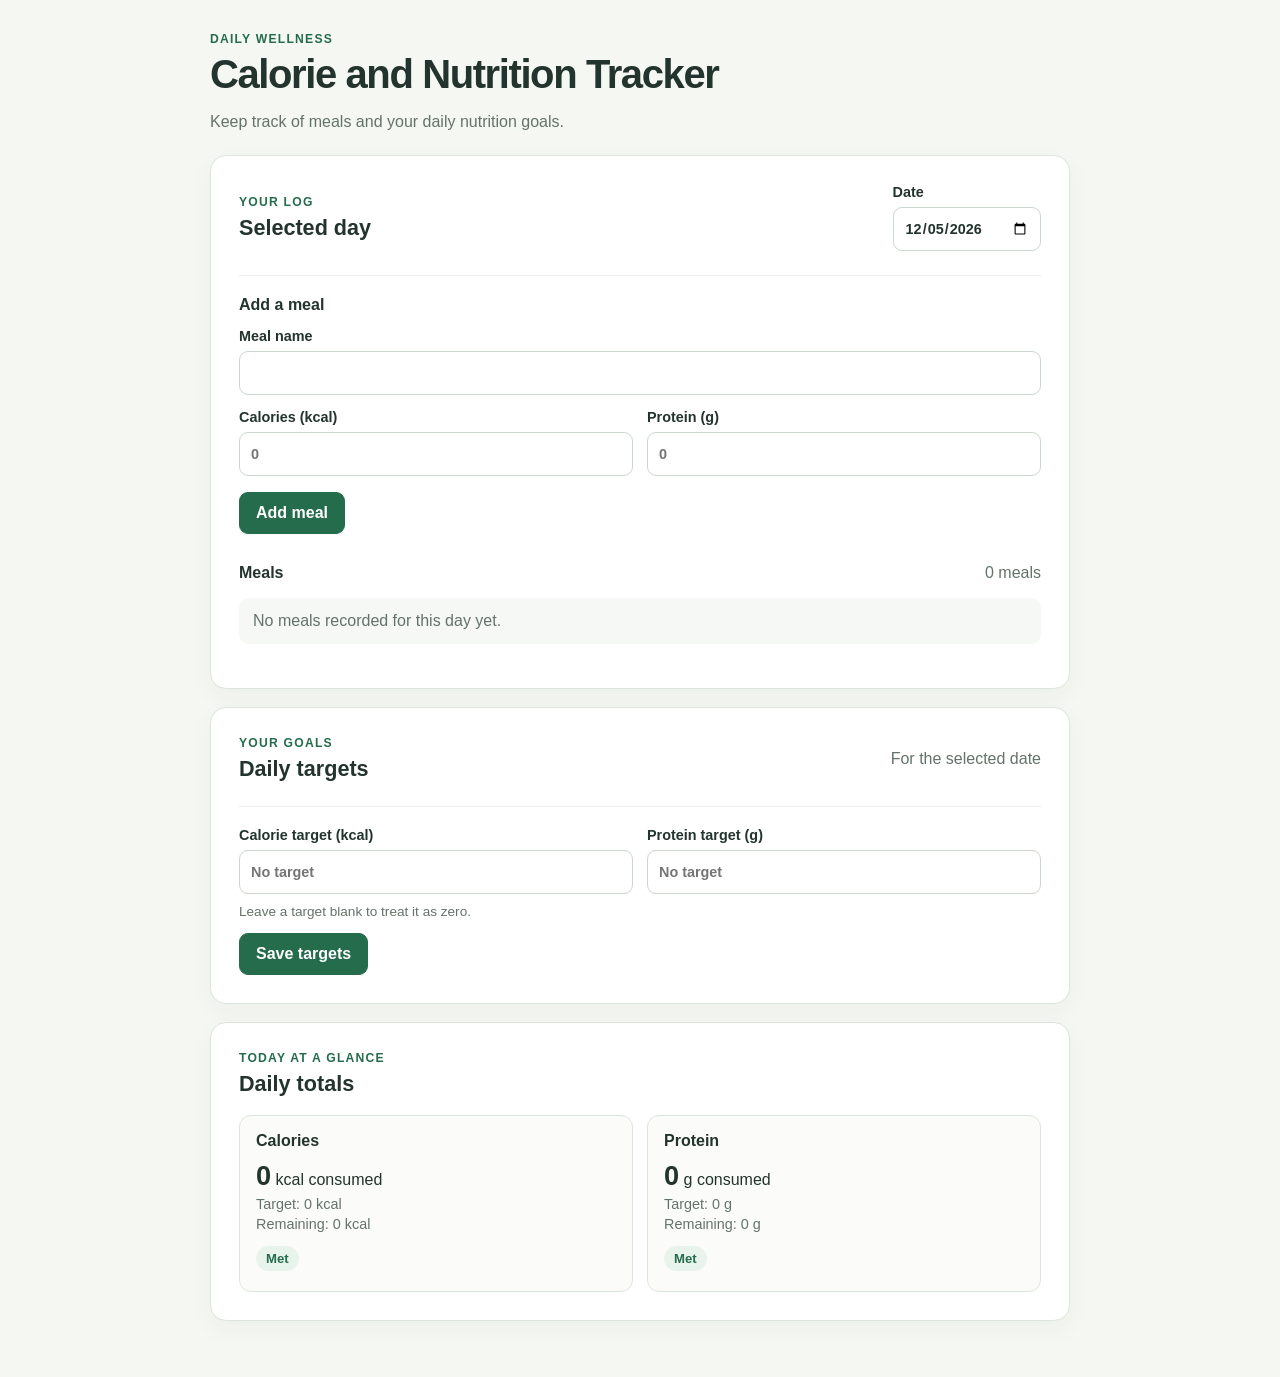
<file: index.html>
<!doctype html>
<html lang="en">
  <head>
    <meta charset="utf-8">
    <meta name="viewport" content="width=device-width, initial-scale=1">
    <meta name="theme-color" content="#f5f7f2">
    <title>Calorie and Nutrition Tracker</title>
    <link rel="stylesheet" href="./style.css">
    <script type="module" src="./app.js"></script>
  </head>
  <body>
    <main class="app-shell">
      <header class="page-header">
        <p class="eyebrow">Daily wellness</p>
        <h1>Calorie and Nutrition Tracker</h1>
        <p>Keep track of meals and your daily nutrition goals.</p>
      </header>

      <p id="app-status" class="message" role="status" aria-live="polite"></p>

      <section class="panel" aria-labelledby="day-heading">
        <div class="section-heading">
          <div>
            <p class="eyebrow">Your log</p>
            <h2 id="day-heading">Selected day</h2>
          </div>
          <label class="date-field" for="selected-date">
            Date
            <input id="selected-date" name="date" type="date" required>
          </label>
        </div>

        <form id="meal-form" class="entry-form">
          <input id="meal-id" name="mealId" type="hidden">
          <h3 id="meal-form-heading">Add a meal</h3>
          <div class="form-grid">
            <label class="field field-wide" for="meal-name">
              Meal name
              <input id="meal-name" name="name" type="text" autocomplete="off" required>
            </label>
            <label class="field" for="meal-calories">
              Calories (kcal)
              <input id="meal-calories" name="calories" type="text" inputmode="decimal" placeholder="0" required>
            </label>
            <label class="field" for="meal-protein">
              Protein (g)
              <input id="meal-protein" name="protein" type="text" inputmode="decimal" placeholder="0" required>
            </label>
          </div>
          <div class="button-row">
            <button id="meal-submit" type="submit">Add meal</button>
            <button id="cancel-edit" class="button-secondary" type="button" hidden>Cancel edit</button>
          </div>
        </form>

        <div class="meal-section">
          <div class="section-heading compact-heading">
            <h3>Meals</h3>
            <span id="meal-count" class="muted"></span>
          </div>
          <p id="empty-state" class="empty-state">No meals recorded for this day yet.</p>
          <ul id="meal-list" class="meal-list" aria-label="Meals for selected day"></ul>
        </div>
      </section>

      <section class="panel" aria-labelledby="targets-heading">
        <div class="section-heading">
          <div>
            <p class="eyebrow">Your goals</p>
            <h2 id="targets-heading">Daily targets</h2>
          </div>
          <span class="muted">For the selected date</span>
        </div>
        <form id="target-form" class="entry-form">
          <div class="form-grid">
            <label class="field" for="target-calories">
              Calorie target (kcal)
              <input id="target-calories" name="calories" type="text" inputmode="decimal" placeholder="No target">
            </label>
            <label class="field" for="target-protein">
              Protein target (g)
              <input id="target-protein" name="protein" type="text" inputmode="decimal" placeholder="No target">
            </label>
          </div>
          <p class="field-hint">Leave a target blank to treat it as zero.</p>
          <button type="submit">Save targets</button>
        </form>
      </section>

      <section class="panel" aria-labelledby="totals-heading">
        <p class="eyebrow">Today at a glance</p>
        <h2 id="totals-heading">Daily totals</h2>
        <div class="totals-grid">
          <article class="total-card">
            <h3>Calories</h3>
            <p><strong id="total-calories">0</strong><span> kcal consumed</span></p>
            <p class="progress-detail">Target: <span id="calorie-target-display">0</span> kcal</p>
            <p class="progress-detail">Remaining: <span id="calorie-remaining">0</span> kcal</p>
            <p id="calorie-status" class="status-pill">met</p>
          </article>
          <article class="total-card">
            <h3>Protein</h3>
            <p><strong id="total-protein">0</strong><span> g consumed</span></p>
            <p class="progress-detail">Target: <span id="protein-target-display">0</span> g</p>
            <p class="progress-detail">Remaining: <span id="protein-remaining">0</span> g</p>
            <p id="protein-status" class="status-pill">met</p>
          </article>
        </div>
      </section>
    </main>
  </body>
</html>
</file>
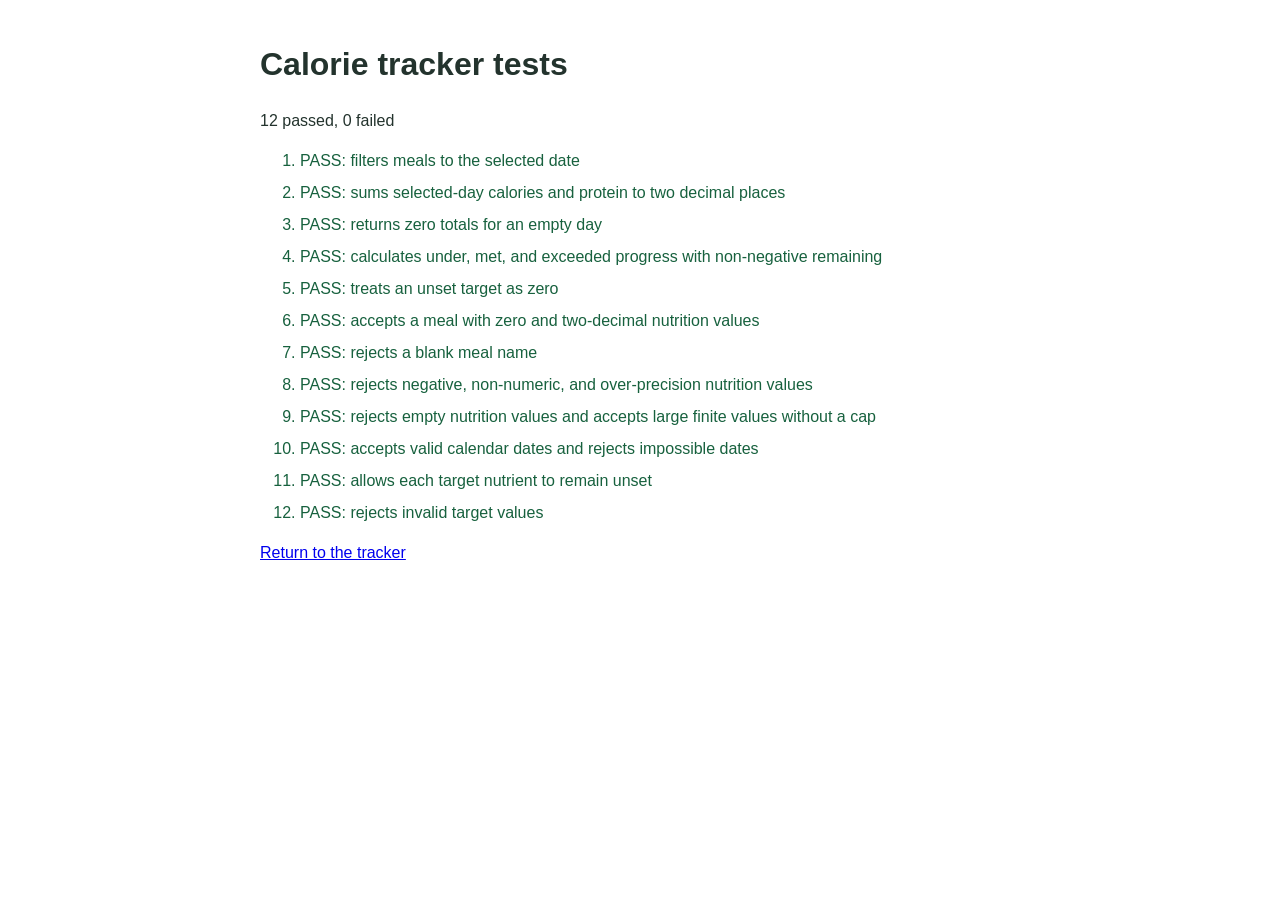
<file: tests/index.html>
<!doctype html>
<html lang="en">
  <head>
    <meta charset="utf-8">
    <meta name="viewport" content="width=device-width, initial-scale=1">
    <title>Tracker tests</title>
    <style>
      body { max-width: 760px; margin: 40px auto; padding: 0 16px; font: 16px/1.5 "Segoe UI", Arial, sans-serif; color: #23332d; }
      li { margin: 8px 0; }
      .pass { color: #17613e; }
      .fail { color: #a33a2e; }
    </style>
    <script type="module">
      import { runCalculatorTests } from "./calculator.test.js";
      import { runValidatorTests } from "./validator.test.js";

      const results = document.querySelector("#results");
      const summary = document.querySelector("#summary");
      let passed = 0;
      let failed = 0;

      async function test(name, assertion) {
        const item = document.createElement("li");
        try {
          await assertion();
          item.className = "pass";
          item.textContent = `PASS: ${name}`;
          passed += 1;
        } catch (error) {
          item.className = "fail";
          item.textContent = `FAIL: ${name} — ${error.message}`;
          failed += 1;
        }
        results.append(item);
      }

      function equal(actual, expected) {
        if (!Object.is(actual, expected)) {
          throw new Error(`expected ${JSON.stringify(expected)}, received ${JSON.stringify(actual)}`);
        }
      }

      await runCalculatorTests(test, equal);
      await runValidatorTests(test, equal);
      summary.textContent = `${passed} passed, ${failed} failed`;
      summary.setAttribute("role", failed === 0 ? "status" : "alert");
    </script>
  </head>
  <body>
    <h1>Calorie tracker tests</h1>
    <p id="summary" aria-live="polite">Running tests…</p>
    <ol id="results"></ol>
    <p><a href="../index.html">Return to the tracker</a></p>
  </body>
</html>
</file>
<file: style.css>
:root {
  color-scheme: light;
  font-family: "Segoe UI", Arial, sans-serif;
  color: #23332d;
  background: #f5f7f2;
  font-synthesis: none;
  text-rendering: optimizeLegibility;
  --green: #256c4d;
  --green-dark: #194d37;
  --border: #dce5dc;
  --muted: #64736a;
  --surface: #ffffff;
}

* {
  box-sizing: border-box;
}

body {
  min-width: 320px;
  min-height: 100vh;
  margin: 0;
  padding: 32px 16px 56px;
}

button,
input {
  font: inherit;
}

.app-shell {
  width: min(100%, 860px);
  margin: 0 auto;
}

.page-header {
  margin-bottom: 24px;
}

.page-header h1 {
  margin: 4px 0 8px;
  font-size: clamp(1.8rem, 5vw, 2.5rem);
  letter-spacing: -0.035em;
}

.page-header > p:last-child,
.muted,
.field-hint {
  color: var(--muted);
}

.eyebrow {
  margin: 0 0 6px;
  color: var(--green);
  font-size: 0.76rem;
  font-weight: 700;
  letter-spacing: 0.1em;
  text-transform: uppercase;
}

.panel {
  margin-top: 18px;
  padding: clamp(18px, 4vw, 28px);
  border: 1px solid var(--border);
  border-radius: 16px;
  background: var(--surface);
  box-shadow: 0 8px 24px rgb(35 51 45 / 4%);
}

.section-heading,
.compact-heading,
.button-row {
  display: flex;
  align-items: center;
  justify-content: space-between;
  gap: 16px;
}

h2,
h3 {
  margin-top: 0;
}

h2 {
  margin-bottom: 0;
  font-size: 1.35rem;
}

h3 {
  margin-bottom: 14px;
  font-size: 1rem;
}

.date-field,
.field {
  display: grid;
  gap: 7px;
  font-size: 0.9rem;
  font-weight: 600;
}

input {
  width: 100%;
  min-height: 44px;
  padding: 9px 11px;
  border: 1px solid #cbd7cd;
  border-radius: 9px;
  background: #fff;
  color: inherit;
}

input:focus-visible,
button:focus-visible {
  outline: 3px solid #9ed5b7;
  outline-offset: 2px;
}

.entry-form {
  margin-top: 24px;
  padding-top: 20px;
  border-top: 1px solid #edf1ed;
}

.form-grid,
.totals-grid {
  display: grid;
  grid-template-columns: repeat(2, minmax(0, 1fr));
  gap: 14px;
}

.field-wide {
  grid-column: 1 / -1;
}

.button-row {
  justify-content: flex-start;
  margin-top: 16px;
}

button {
  min-height: 42px;
  padding: 9px 16px;
  border: 1px solid var(--green);
  border-radius: 9px;
  background: var(--green);
  color: #fff;
  cursor: pointer;
  font-weight: 650;
}

button:hover {
  background: var(--green-dark);
}

button.button-secondary {
  border-color: var(--border);
  background: #fff;
  color: var(--green-dark);
}

button.button-secondary:hover {
  background: #f1f6f1;
}

.meal-section {
  margin-top: 30px;
}

.compact-heading {
  margin-bottom: 12px;
}

.compact-heading h3 {
  margin-bottom: 0;
}

.meal-list {
  display: grid;
  gap: 10px;
  margin: 0;
  padding: 0;
  list-style: none;
}

.meal-item,
.total-card {
  padding: 16px;
  border: 1px solid var(--border);
  border-radius: 12px;
  background: #fbfcfa;
}

.meal-item {
  display: flex;
  align-items: center;
  justify-content: space-between;
  gap: 16px;
}

.meal-item h4 {
  margin: 0 0 5px;
}

.meal-item p,
.total-card p {
  margin: 4px 0;
}

.meal-actions {
  display: flex;
  gap: 8px;
}

.meal-actions button {
  min-height: 36px;
  padding: 6px 10px;
  font-size: 0.86rem;
}

.empty-state {
  padding: 14px;
  border-radius: 10px;
  background: #f5f8f4;
  color: var(--muted);
}

.totals-grid {
  margin-top: 18px;
}

.total-card h3 {
  margin-bottom: 10px;
}

.total-card strong {
  font-size: 1.7rem;
}

.progress-detail {
  color: var(--muted);
  font-size: 0.9rem;
}

.status-pill {
  display: inline-block;
  margin-top: 10px !important;
  padding: 5px 10px;
  border-radius: 999px;
  background: #e8f4eb;
  color: #256c4d;
  font-size: 0.82rem;
  font-weight: 700;
  text-transform: capitalize;
}

.status-pill.status-exceeded {
  background: #fff0e8;
  color: #a34a24;
}

.status-pill.status-under {
  background: #edf2fb;
  color: #385b94;
}

.message {
  margin: 0;
  color: #a33a2e;
  font-weight: 600;
}

.message:empty {
  display: none;
}

.message:not(:empty) {
  margin: 10px 0 16px;
  padding: 11px 14px;
  border: 1px solid #f1c8c0;
  border-radius: 9px;
  background: #fff5f2;
}

.message.message-success:not(:empty) {
  border-color: #b7dac2;
  background: #f0f8f1;
  color: #256c4d;
}

.field-hint {
  margin: 10px 0 14px;
  font-size: 0.85rem;
}

[hidden] {
  display: none !important;
}

@media (max-width: 560px) {
  body {
    padding: 22px 12px 40px;
  }

  .section-heading {
    align-items: flex-start;
    flex-direction: column;
  }

  .form-grid,
  .totals-grid {
    grid-template-columns: 1fr;
  }

  .field-wide {
    grid-column: auto;
  }

  .meal-item {
    align-items: flex-start;
    flex-direction: column;
  }
}
</file>
